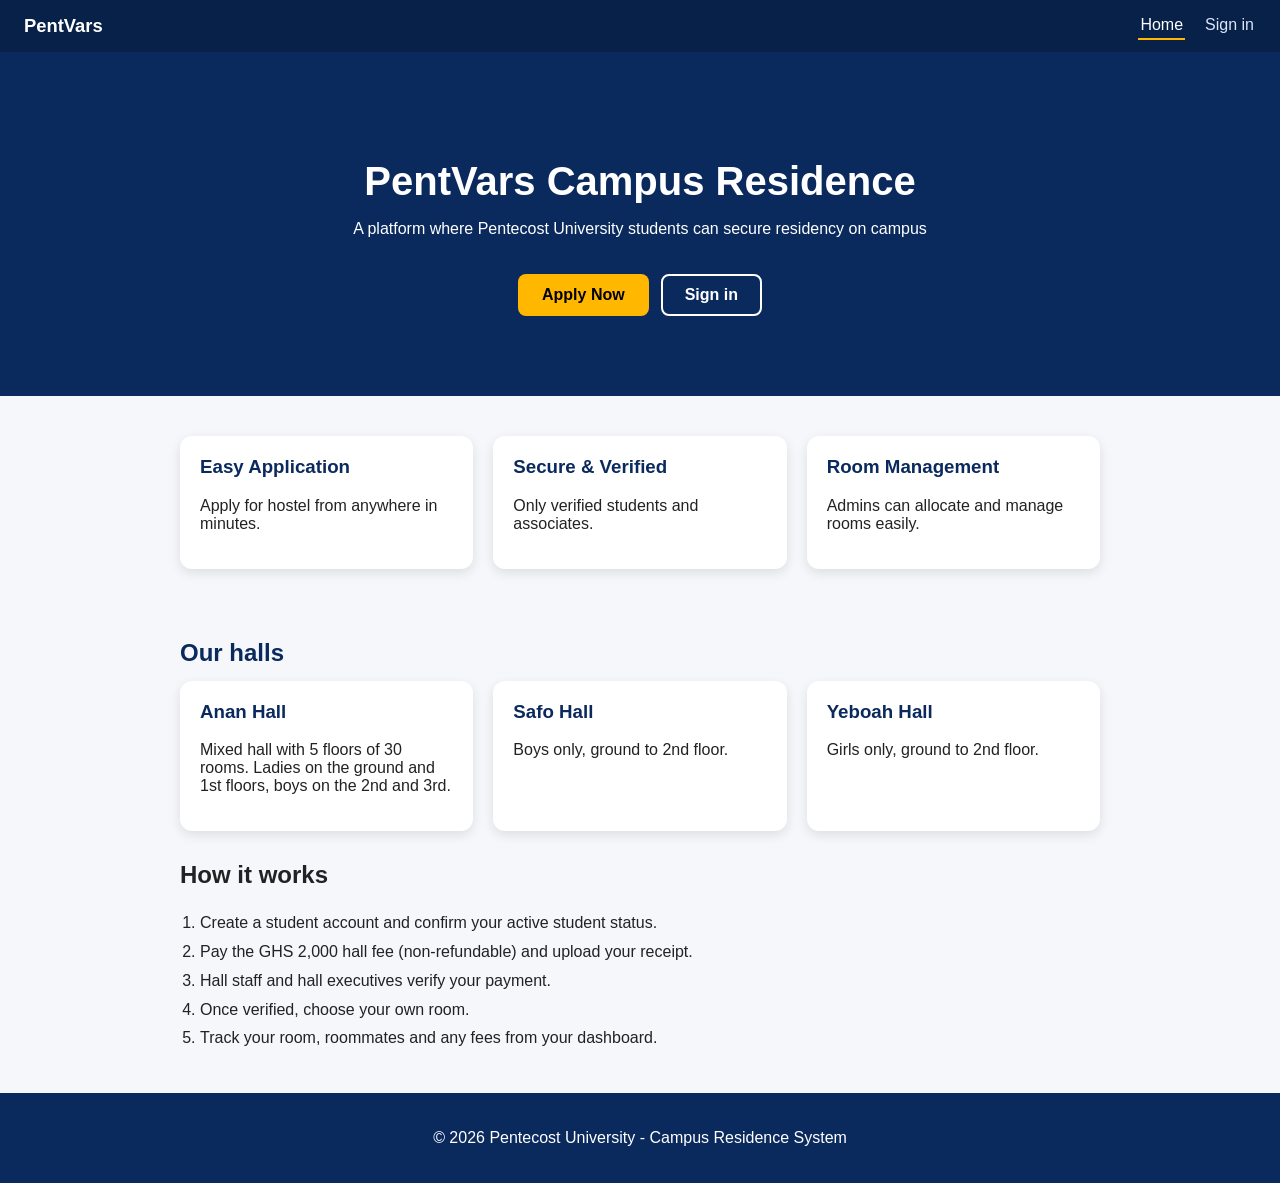
<file: index.html>
<!DOCTYPE html>
<html lang="en">
<head>
  <meta charset="UTF-8" />
  <meta name="viewport" content="width=device-width, initial-scale=1.0" />
  <title>PentVars Campus Residence</title>
  <link rel="icon" href="data:image/svg+xml,%3Csvg xmlns=%27http://www.w3.org/2000/svg%27 viewBox=%270 0 32 32%27%3E%3Crect width=%2732%27 height=%2732%27 rx=%276%27 fill=%27%230a2a5e%27/%3E%3Ctext x=%2716%27 y=%2723%27 font-size=%2720%27 text-anchor=%27middle%27 fill=%27%23ffb700%27 font-family=%27sans-serif%27 font-weight=%27bold%27%3EP%3C/text%3E%3C/svg%3E" />
  <link rel="stylesheet" href="style.css" />
</head>
<body>
  <nav class="topnav" id="nav" aria-label="Main"></nav>

  <header>
    <h1>PentVars Campus Residence</h1>
    <p>A platform where Pentecost University students can secure residency on campus</p>
    <div class="hero-actions">
      <a href="apply.html" class="btn">Apply Now</a>
      <a href="login.html" class="btn outline">Sign in</a>
    </div>
  </header>

  <section class="features">
    <div class="card">
      <h3>Easy Application</h3>
      <p>Apply for hostel from anywhere in minutes.</p>
    </div>
    <div class="card">
      <h3>Secure &amp; Verified</h3>
      <p>Only verified students and associates.</p>
    </div>
    <div class="card">
      <h3>Room Management</h3>
      <p>Admins can allocate and manage rooms easily.</p>
    </div>
  </section>

  <h2 class="section-title">Our halls</h2>
  <section class="halls">
    <div class="card">
      <h3>Anan Hall</h3>
      <p>Mixed hall with 5 floors of 30 rooms. Ladies on the ground and 1st floors, boys on the 2nd and 3rd.</p>
    </div>
    <div class="card">
      <h3>Safo Hall</h3>
      <p>Boys only, ground to 2nd floor.</p>
    </div>
    <div class="card">
      <h3>Yeboah Hall</h3>
      <p>Girls only, ground to 2nd floor.</p>
    </div>
  </section>

  <section class="how">
    <h2>How it works</h2>
    <ol>
      <li>Create a student account and confirm your active student status.</li>
      <li>Pay the GHS 2,000 hall fee (non-refundable) and upload your receipt.</li>
      <li>Hall staff and hall executives verify your payment.</li>
      <li>Once verified, choose your own room.</li>
      <li>Track your room, roommates and any fees from your dashboard.</li>
    </ol>
  </section>

  <footer>
    <p>© 2026 Pentecost University - Campus Residence System</p>
    <!--<p class="muted" style="display:none;color:#9fb2d8">Demo build: data is stored in your browser only.
      <a href="#" id="resetDemo">Reset demo data</a></p>-->
  </footer>
  <script src="app.js"></script>
</body>
</html>
</file>
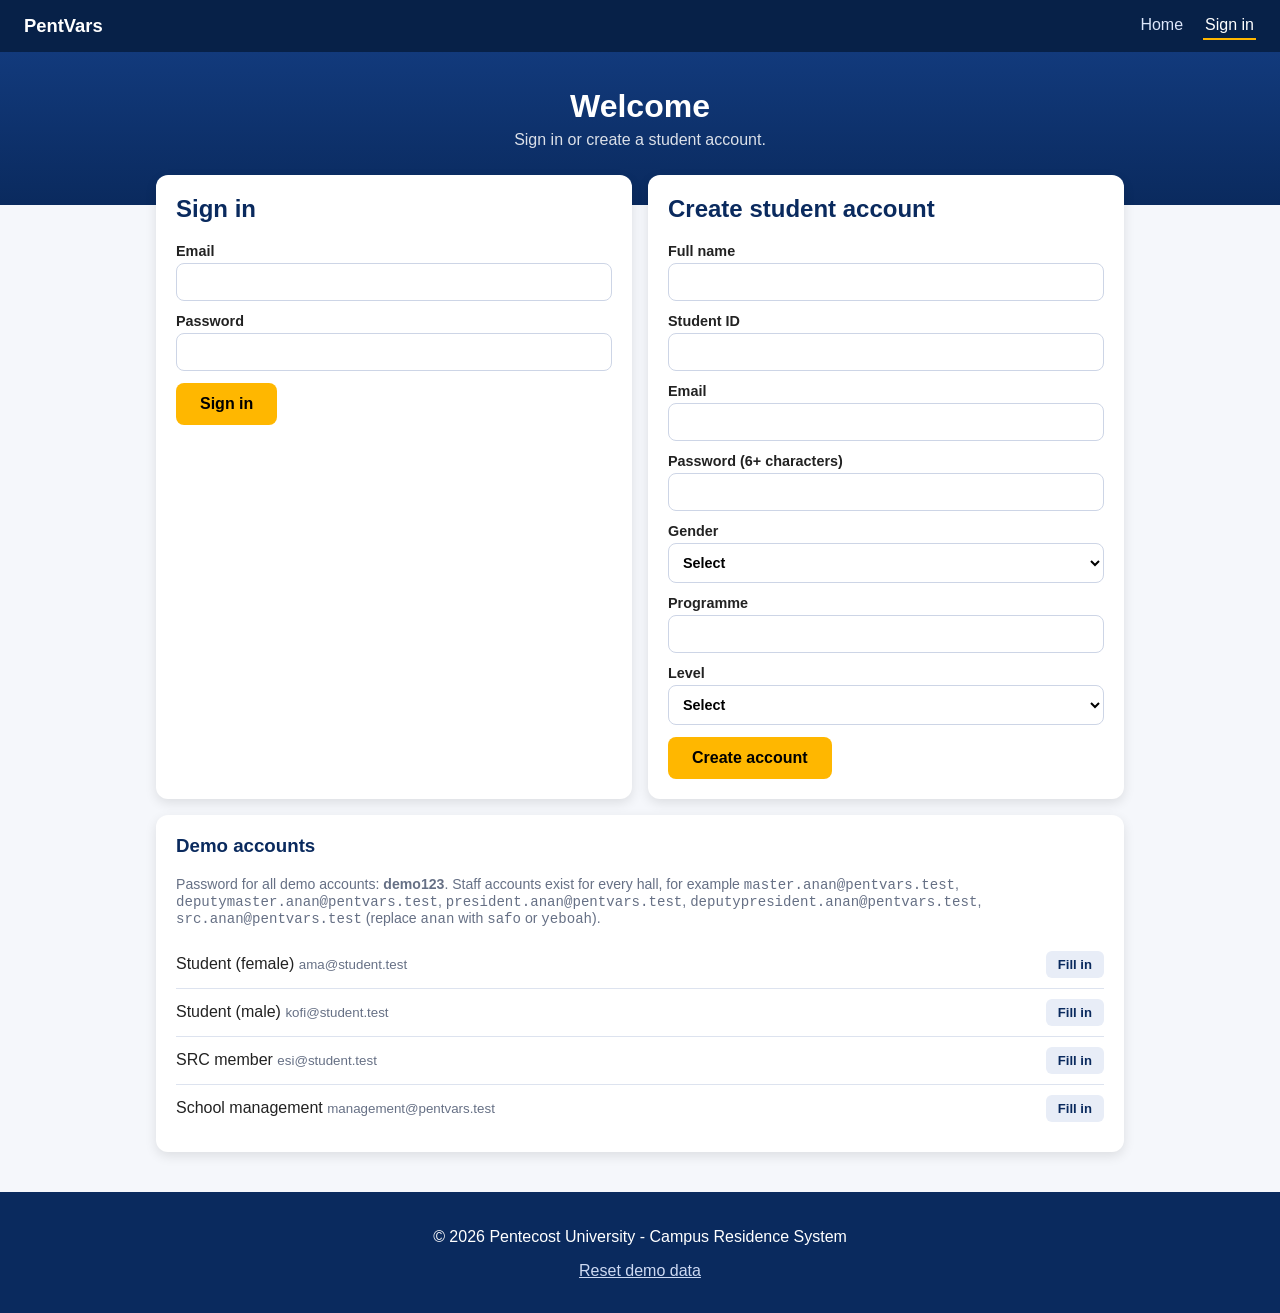
<file: apply.html>
<!DOCTYPE html>
<html lang="en">
<head>
  <meta charset="UTF-8" />
  <meta name="viewport" content="width=device-width, initial-scale=1.0" />
  <title>Apply | PentVars Campus Residence</title>
  <link rel="icon" href="data:image/svg+xml,%3Csvg xmlns=%27http://www.w3.org/2000/svg%27 viewBox=%270 0 32 32%27%3E%3Crect width=%2732%27 height=%2732%27 rx=%276%27 fill=%27%230a2a5e%27/%3E%3Ctext x=%2716%27 y=%2723%27 font-size=%2720%27 text-anchor=%27middle%27 fill=%27%23ffb700%27 font-family=%27sans-serif%27 font-weight=%27bold%27%3EP%3C/text%3E%3C/svg%3E" />
  <link rel="stylesheet" href="style.css" />
</head>
<body>
  <nav class="topnav" id="nav" aria-label="Main"></nav>
  <section class="page-hero"><h1>Residence Application</h1><p>Complete the steps to unlock room selection.</p></section>
  <main class="container narrow" id="root"></main>
  <footer><p>© 2026 Pentecost University - Campus Residence System</p></footer>
  <script src="app.js"></script>
  <script src="apply.js"></script>
</body>
</html>
</file>
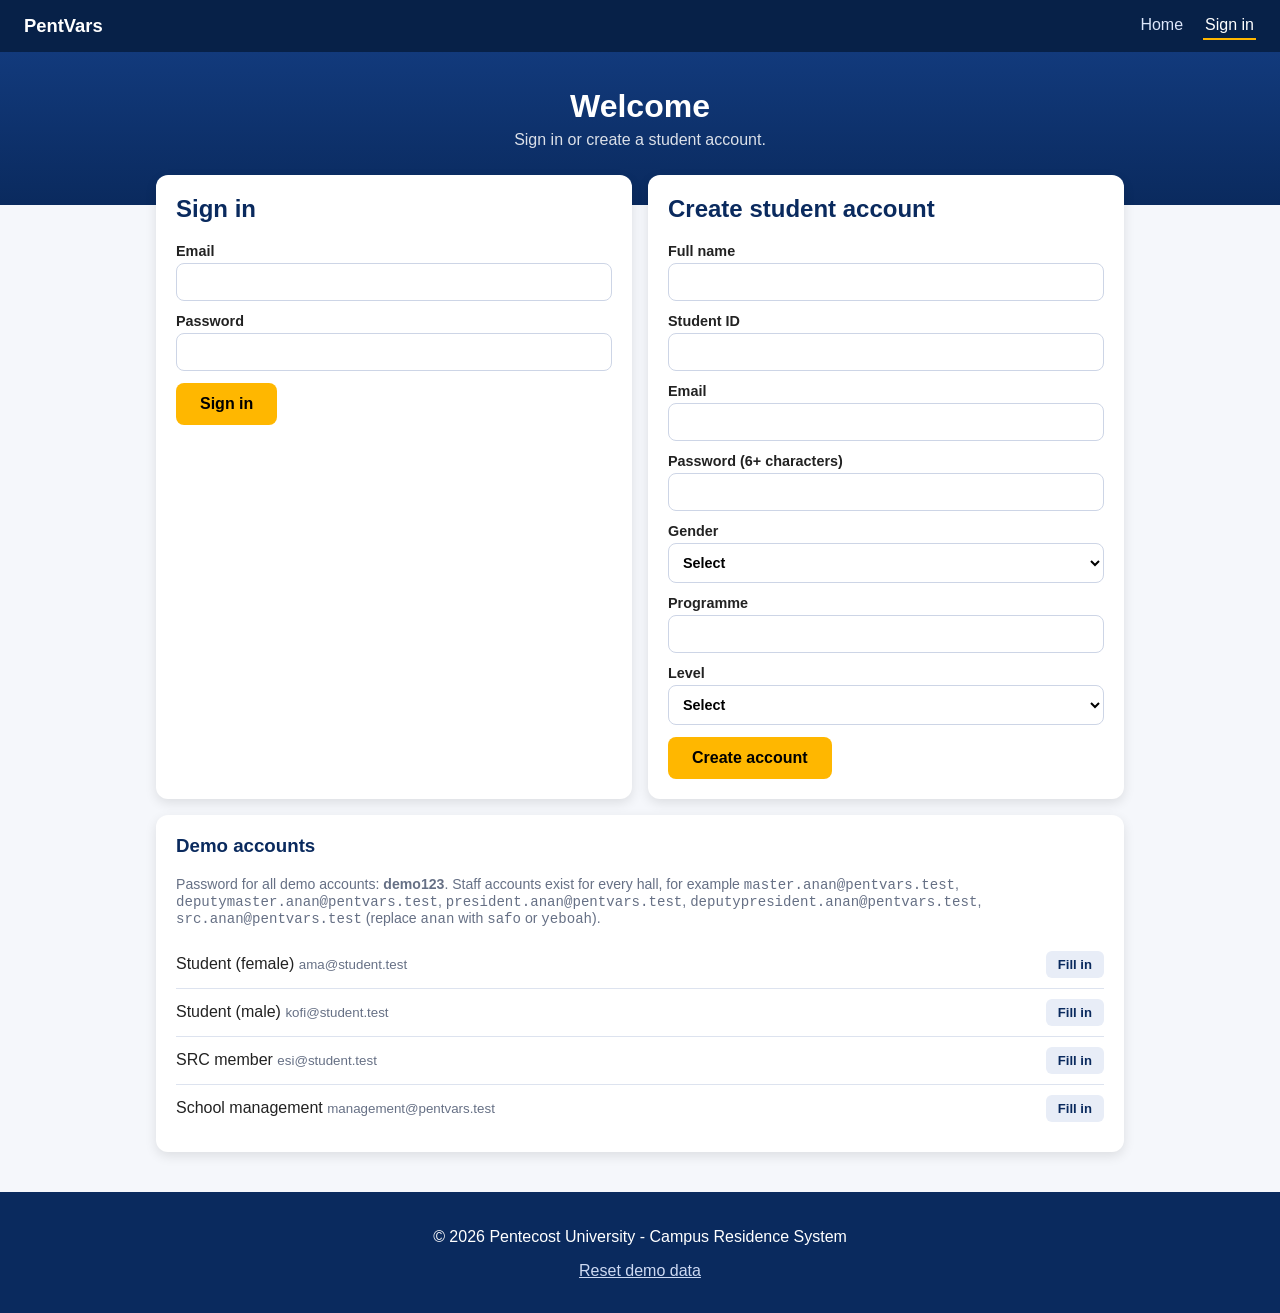
<file: dashboard.html>
<!DOCTYPE html>
<html lang="en">
<head>
  <meta charset="UTF-8" />
  <meta name="viewport" content="width=device-width, initial-scale=1.0" />
  <title>Dashboard | PentVars Campus Residence</title>
  <link rel="icon" href="data:image/svg+xml,%3Csvg xmlns=%27http://www.w3.org/2000/svg%27 viewBox=%270 0 32 32%27%3E%3Crect width=%2732%27 height=%2732%27 rx=%276%27 fill=%27%230a2a5e%27/%3E%3Ctext x=%2716%27 y=%2723%27 font-size=%2720%27 text-anchor=%27middle%27 fill=%27%23ffb700%27 font-family=%27sans-serif%27 font-weight=%27bold%27%3EP%3C/text%3E%3C/svg%3E" />
  <link rel="stylesheet" href="style.css" />
</head>
<body>
  <nav class="topnav" id="nav" aria-label="Main"></nav>
  <section class="page-hero"><h1 id="title">My Dashboard</h1><p>Your room, roommates and fees.</p></section>
  <main class="container" id="root"></main>
  <footer><p>© 2026 Pentecost University - Campus Residence System</p></footer>
  <script src="app.js"></script>
  <script src="dashboard.js"></script>
</body>
</html>
</file>
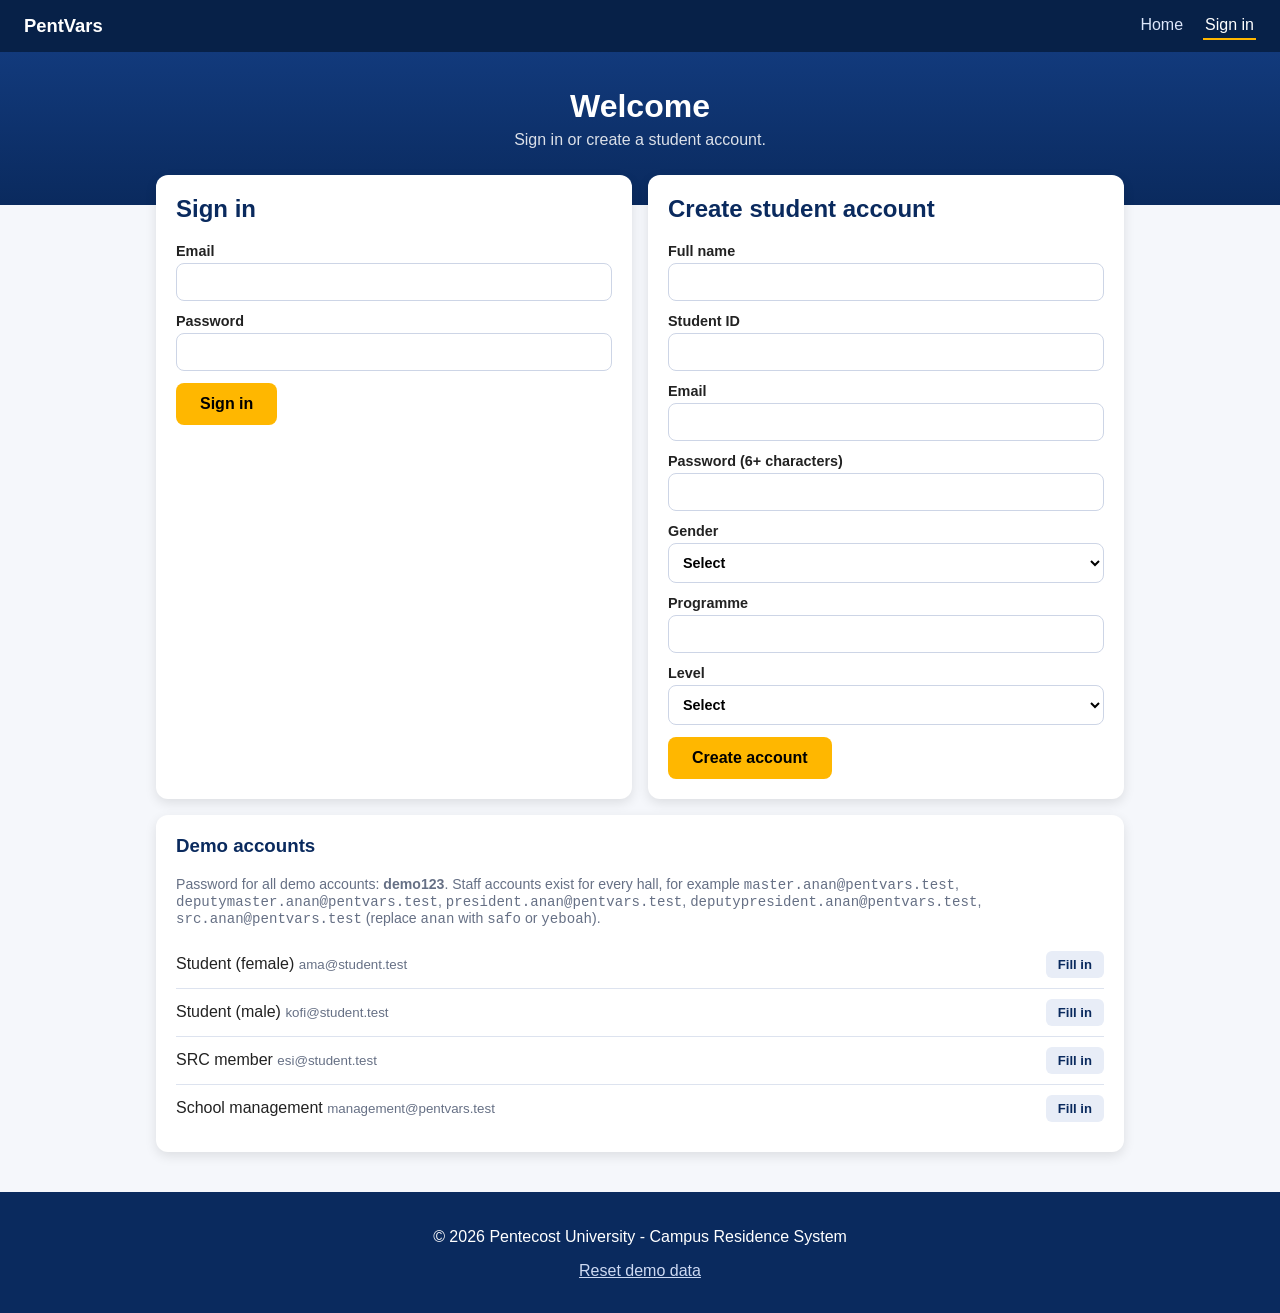
<file: login.html>
<!DOCTYPE html>
<html lang="en">
<head>
  <meta charset="UTF-8" />
  <meta name="viewport" content="width=device-width, initial-scale=1.0" />
  <title>Sign in | PentVars Campus Residence</title>
  <link rel="icon" href="data:image/svg+xml,%3Csvg xmlns=%27http://www.w3.org/2000/svg%27 viewBox=%270 0 32 32%27%3E%3Crect width=%2732%27 height=%2732%27 rx=%276%27 fill=%27%230a2a5e%27/%3E%3Ctext x=%2716%27 y=%2723%27 font-size=%2720%27 text-anchor=%27middle%27 fill=%27%23ffb700%27 font-family=%27sans-serif%27 font-weight=%27bold%27%3EP%3C/text%3E%3C/svg%3E" />
  <link rel="stylesheet" href="style.css" />
</head>
<body>
  <nav class="topnav" id="nav" aria-label="Main"></nav>
  <section class="page-hero"><h1>Welcome</h1><p>Sign in or create a student account.</p></section>

  <main class="container">
    <div class="grid2">
      <section class="card">
        <h2>Sign in</h2>
        <form id="loginForm" novalidate>
          <label>Email <input type="email" id="loginEmail" autocomplete="username" required></label>
          <label>Password <input type="password" id="loginPassword" autocomplete="current-password" required></label>
          <p class="error" id="loginError" hidden></p>
          <button class="btn" type="submit">Sign in</button>
        </form>
      </section>

      <section class="card">
        <h2>Create student account</h2>
        <form id="regForm" novalidate>
          <label>Full name <input type="text" id="regName" autocomplete="name"></label>
          <label>Student ID <input type="text" id="regId"></label>
          <label>Email <input type="email" id="regEmail" autocomplete="email"></label>
          <label>Password (6+ characters) <input type="password" id="regPassword" autocomplete="new-password"></label>
          <label>Gender
            <select id="regGender"><option value="">Select</option><option value="M">Male</option><option value="F">Female</option></select>
          </label>
          <label>Programme <input type="text" id="regProgramme"></label>
          <label>Level
            <select id="regLevel"><option value="">Select</option><option>100</option><option>200</option><option>300</option><option>400</option></select>
          </label>
          <p class="error" id="regError" hidden></p>
          <button class="btn" type="submit">Create account</button>
        </form>
      </section>
    </div>

    <section class="card" style="margin-top:16px">
      <h3>Demo accounts</h3>
      <p class="muted">Password for all demo accounts: <b id="demoPw"></b>. Staff accounts exist for every hall, for example
        <code>master.anan@pentvars.test</code>, <code>deputymaster.anan@pentvars.test</code>, <code>president.anan@pentvars.test</code>,
        <code>deputypresident.anan@pentvars.test</code>, <code>src.anan@pentvars.test</code> (replace <code>anan</code> with
        <code>safo</code> or <code>yeboah</code>).</p>
      <div id="demoList"></div>
    </section>
  </main>

  <footer>
    <p>© 2026 Pentecost University - Campus Residence System</p>
    <p><a href="#" id="resetDemo">Reset demo data</a></p>
  </footer>
  <script src="app.js"></script>
  <script src="login.js"></script>
</body>
</html>
</file>
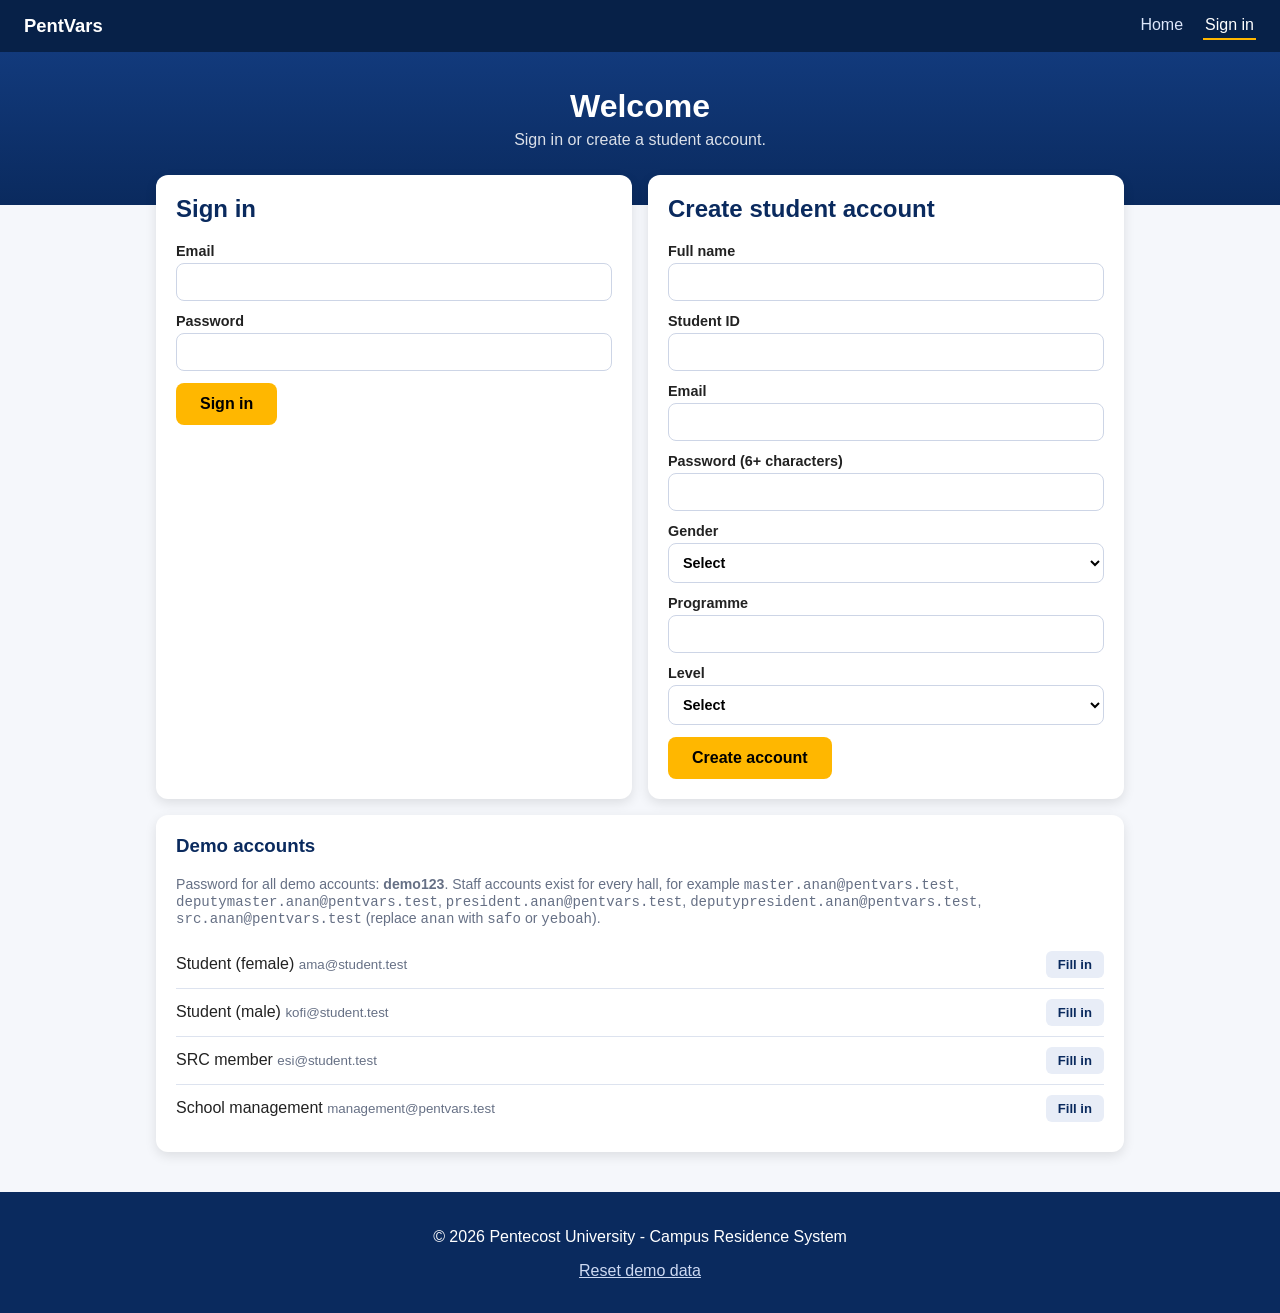
<file: management.html>
<!DOCTYPE html>
<html lang="en">
<head>
  <meta charset="UTF-8" />
  <meta name="viewport" content="width=device-width, initial-scale=1.0" />
  <title>Management | PentVars Campus Residence</title>
  <link rel="icon" href="data:image/svg+xml,%3Csvg xmlns=%27http://www.w3.org/2000/svg%27 viewBox=%270 0 32 32%27%3E%3Crect width=%2732%27 height=%2732%27 rx=%276%27 fill=%27%230a2a5e%27/%3E%3Ctext x=%2716%27 y=%2723%27 font-size=%2720%27 text-anchor=%27middle%27 fill=%27%23ffb700%27 font-family=%27sans-serif%27 font-weight=%27bold%27%3EP%3C/text%3E%3C/svg%3E" />
  <link rel="stylesheet" href="style.css" />
</head>
<body>
  <nav class="topnav" id="nav" aria-label="Main"></nav>
  <section class="page-hero"><h1>Management dashboard</h1><p>Everything across all three halls, with items that need your action first.</p></section>
  <main class="container" id="root"></main>
  <footer><p>© 2026 Pentecost University - Campus Residence System</p></footer>
  <script src="app.js"></script>
  <script src="management.js"></script>
</body>
</html>
</file>
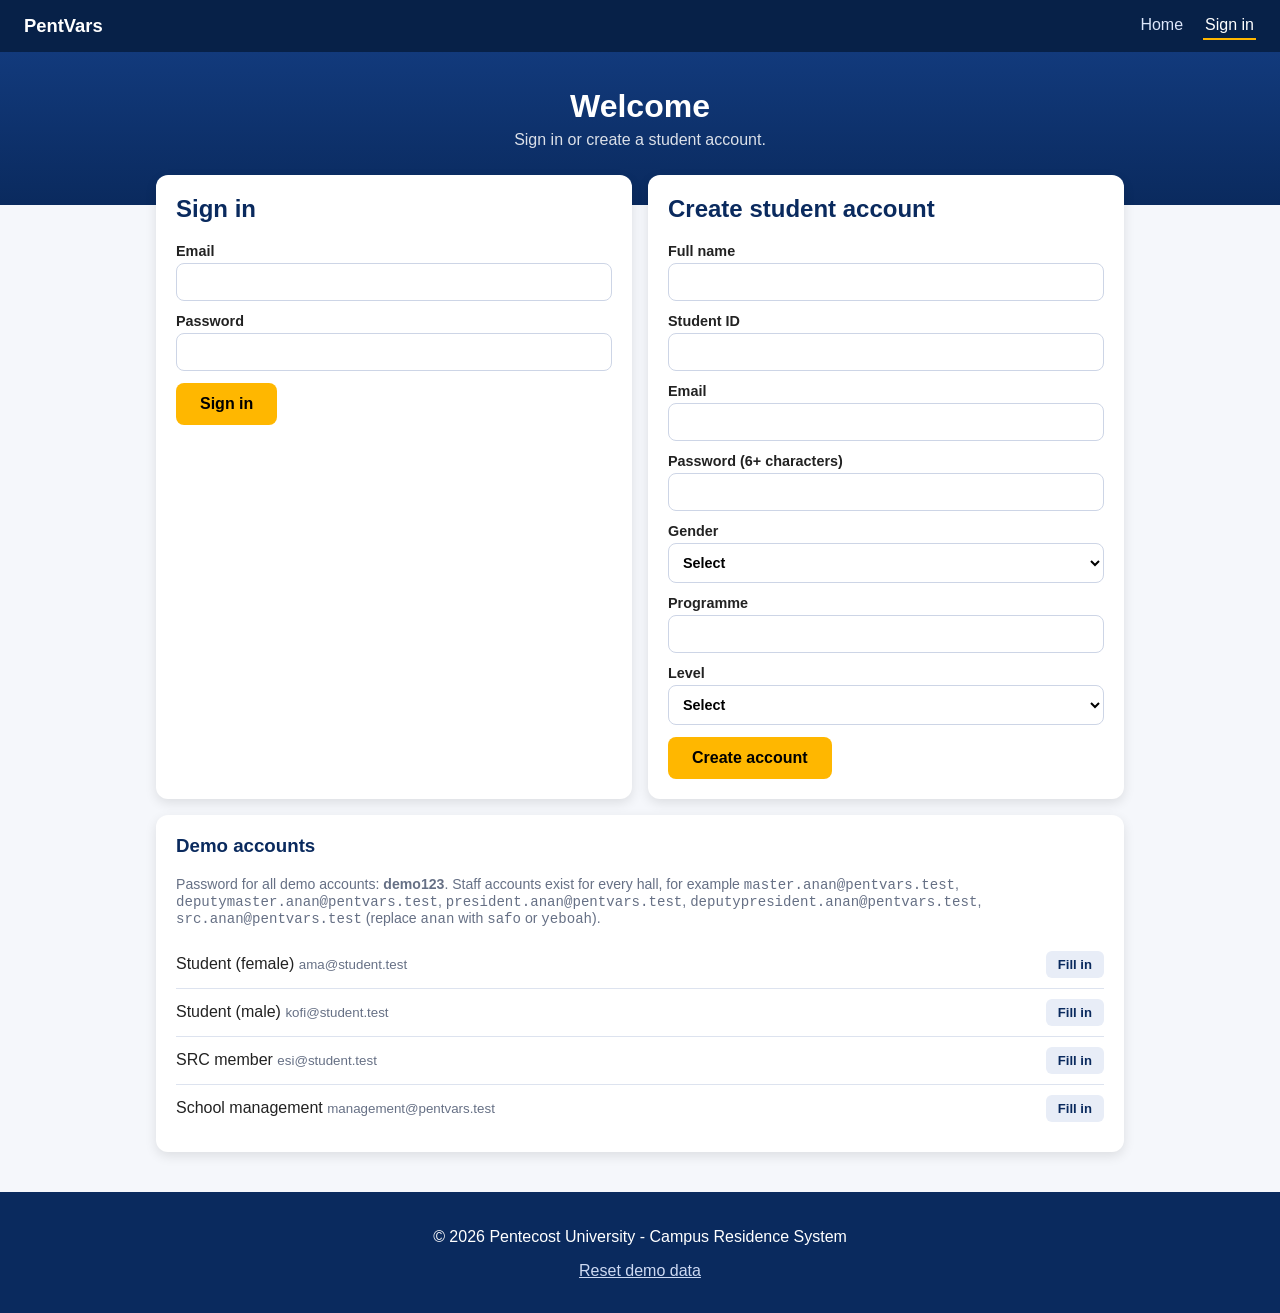
<file: rooms.html>
<!DOCTYPE html>
<html lang="en">
<head>
  <meta charset="UTF-8" />
  <meta name="viewport" content="width=device-width, initial-scale=1.0" />
  <title>Rooms | PentVars Campus Residence</title>
  <link rel="icon" href="data:image/svg+xml,%3Csvg xmlns=%27http://www.w3.org/2000/svg%27 viewBox=%270 0 32 32%27%3E%3Crect width=%2732%27 height=%2732%27 rx=%276%27 fill=%27%230a2a5e%27/%3E%3Ctext x=%2716%27 y=%2723%27 font-size=%2720%27 text-anchor=%27middle%27 fill=%27%23ffb700%27 font-family=%27sans-serif%27 font-weight=%27bold%27%3EP%3C/text%3E%3C/svg%3E" />
  <link rel="stylesheet" href="style.css" />
</head>
<body>
  <nav class="topnav" id="nav" aria-label="Main"></nav>
  <section class="page-hero"><h1>Rooms</h1><p id="sub">Pick your room.</p></section>
  <main class="container" id="root"></main>
  <footer><p>© 2026 Pentecost University - Campus Residence System</p></footer>
  <script src="app.js"></script>
  <script src="rooms.js"></script>
</body>
</html>
</file>
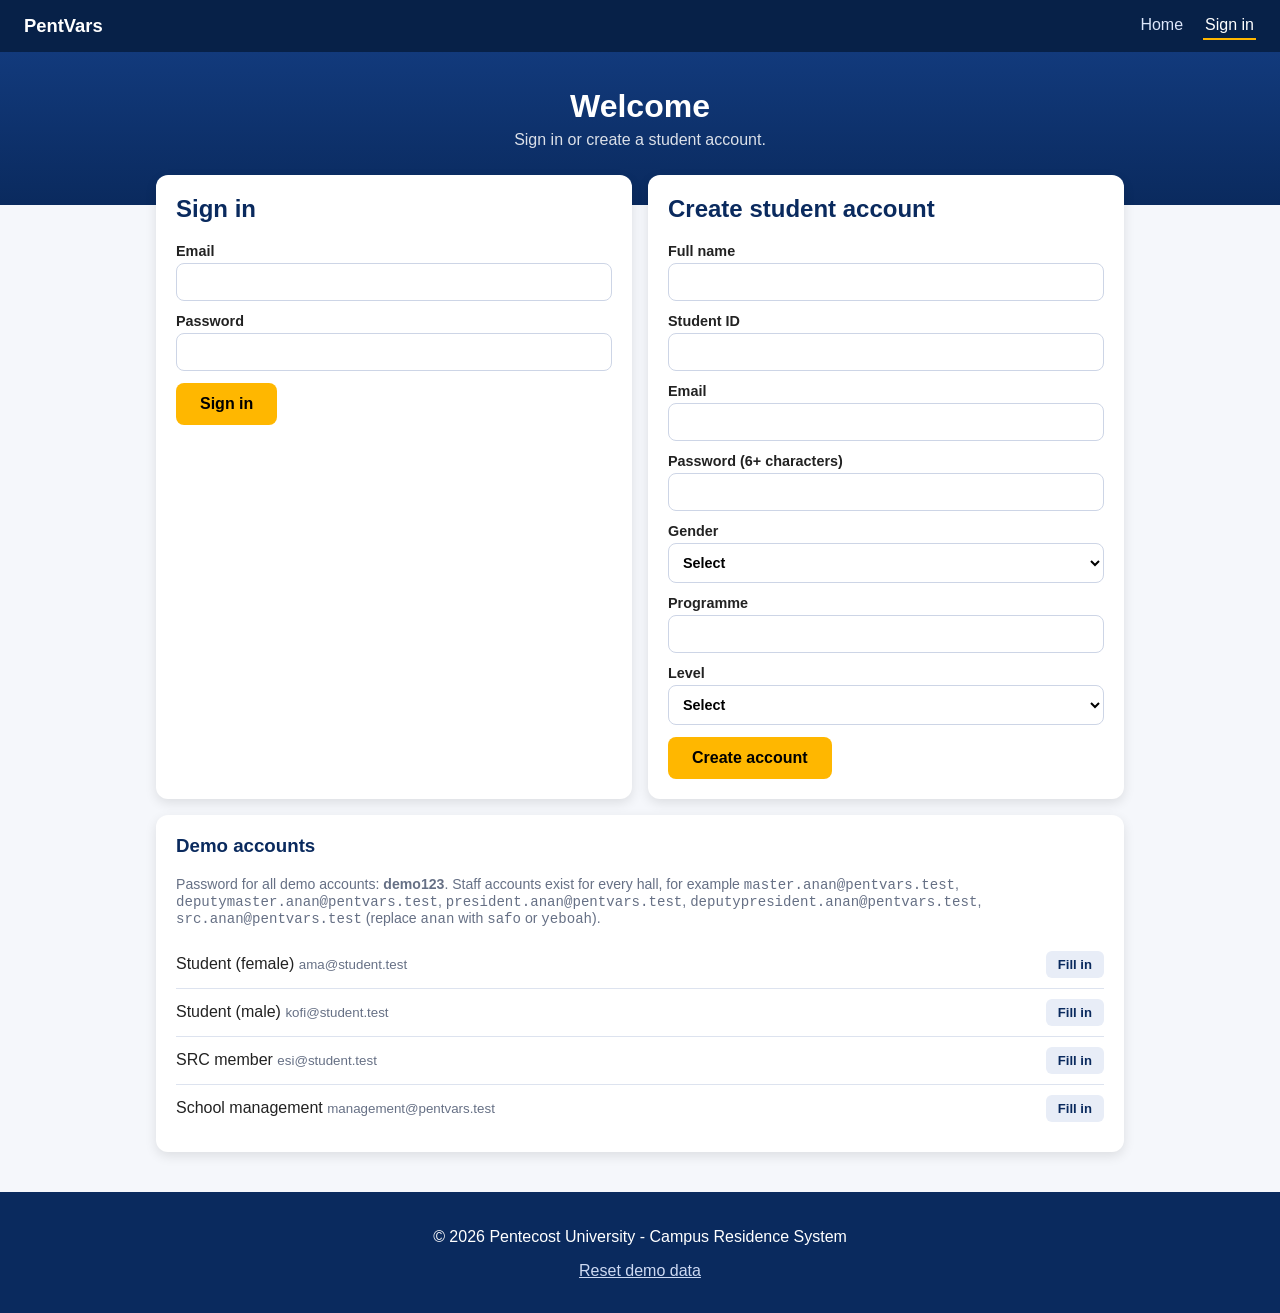
<file: staff.html>
<!DOCTYPE html>
<html lang="en">
<head>
  <meta charset="UTF-8" />
  <meta name="viewport" content="width=device-width, initial-scale=1.0" />
  <title>Staff Desk | PentVars Campus Residence</title>
  <link rel="icon" href="data:image/svg+xml,%3Csvg xmlns=%27http://www.w3.org/2000/svg%27 viewBox=%270 0 32 32%27%3E%3Crect width=%2732%27 height=%2732%27 rx=%276%27 fill=%27%230a2a5e%27/%3E%3Ctext x=%2716%27 y=%2723%27 font-size=%2720%27 text-anchor=%27middle%27 fill=%27%23ffb700%27 font-family=%27sans-serif%27 font-weight=%27bold%27%3EP%3C/text%3E%3C/svg%3E" />
  <link rel="stylesheet" href="style.css" />
</head>
<body>
  <nav class="topnav" id="nav" aria-label="Main"></nav>
  <section class="page-hero"><h1 id="title">Staff Desk</h1><p id="sub"></p></section>
  <main class="container" id="root"></main>
  <footer><p>© 2026 Pentecost University - Campus Residence System</p></footer>
  <script src="app.js"></script>
  <script src="staff.js"></script>
</body>
</html>
</file>
<file: style.css>
/* ===== Original styles (kept as you wrote them) ===== */
body { margin:0; font-family: Segoe UI, sans-serif; background:#f5f7fb; color:#222; }
header { background:#0a2a5e; color:white; text-align:center; padding:80px 20px; }
header h1 { font-size:2.5rem; margin-bottom:10px; }
.btn { display:inline-block; margin-top:20px; background:#ffb700; color:#000; padding:12px 24px; text-decoration:none; border-radius:8px; font-weight:bold; }
.features { display:grid; grid-template-columns:repeat(auto-fit,minmax(250px,1fr)); gap:20px; padding:40px; max-width:1000px; margin:auto; }
.card { background:white; padding:20px; border-radius:12px; box-shadow:0 4px 12px rgba(0,0,0,0.1); }
footer { text-align:center; padding:20px; background:#0a2a5e; color:white; margin-top:40px; }

/* ===== Site-wide additions ===== */
:root {
  --navy: #0a2a5e;
  --navy-2: #123a7c;
  --gold: #ffb700;
  --gold-2: #e0a000;
  --muted: #667085;
  --ok: #1d8a4e;
  --bad: #c0392b;
  --line: #dde3ef;
}
* { box-sizing: border-box; }
a { color: var(--navy-2); }
footer a { color: #cdd9f2; }

/* Top navigation */
.topnav { background: #072148; color: #fff; display: flex; justify-content: space-between; align-items: center;
  padding: 12px 24px; flex-wrap: wrap; gap: 8px; }
.topnav .brand { color: #fff; font-weight: 700; font-size: 1.15rem; text-decoration: none; }
.nav-links { display: flex; gap: 6px 18px; align-items: center; flex-wrap: wrap; }
.nav-links a { color: #dce6fb; text-decoration: none; padding: 4px 2px; border-bottom: 2px solid transparent; }
.nav-links a:hover, .nav-links a.current { color: #fff; border-bottom-color: var(--gold); }
.nav-links .who { color: var(--gold); font-size: .85rem; }

/* Buttons (extend .btn) */
button.btn { border: 0; cursor: pointer; font: inherit; font-weight: bold; margin-top: 0; }
.btn:hover { background: var(--gold-2); }
.btn.ghost { background: #e8edf7; color: var(--navy); }
.btn.ghost:hover { background: #d8e0f1; }
.btn.danger { background: #fde8e6; color: var(--bad); }
.btn.small { padding: 6px 12px; font-size: .82rem; border-radius: 6px; }
.btn[disabled] { opacity: .5; cursor: not-allowed; }
.actions { display: flex; gap: 10px; flex-wrap: wrap; margin-top: 12px; }

/* Page layout */
.page-hero { background: linear-gradient(180deg, var(--navy-2), var(--navy)); color: #fff; text-align: center; padding: 36px 20px 56px; }
.page-hero h1 { margin: 0 0 6px; font-size: 2rem; }
.page-hero p { margin: 0; opacity: .85; }
.container { max-width: 1000px; margin: -30px auto 40px; padding: 0 16px; }
.container.narrow { max-width: 640px; }
.stack > * + * { margin-top: 16px; }
.card h2, .card h3 { margin-top: 0; color: var(--navy); }
.grid2 { display: grid; grid-template-columns: repeat(auto-fit, minmax(260px, 1fr)); gap: 16px; }
.muted { color: var(--muted); font-size: .88rem; }
.error { color: var(--bad); font-weight: 600; margin: 8px 0 0; }

/* Forms */
label { display: block; font-weight: 600; font-size: .9rem; margin-bottom: 12px; }
input[type=text], input[type=email], input[type=password], input[type=number], select, textarea, input[type=file] {
  display: block; width: 100%; margin-top: 4px; padding: 10px; border: 1px solid #cdd5e6; border-radius: 8px;
  font: inherit; background: #fff; }
input:focus, select:focus, textarea:focus, button:focus-visible, a:focus-visible { outline: 3px solid var(--gold); outline-offset: 1px; }
.check, .radio { display: flex; gap: 8px; align-items: flex-start; font-weight: 400; }
.check input, .radio input { margin-top: 4px; }
.form-grid { display: grid; grid-template-columns: repeat(2, 1fr); gap: 0 14px; }
small { color: var(--muted); font-weight: 400; }

/* Banners and pills */
.banner { background: #fff6dd; border-left: 5px solid var(--gold); padding: 12px 14px; border-radius: 8px; margin-bottom: 14px; }
.banner.ok { background: #e6f6ed; border-left-color: var(--ok); }
.banner.bad { background: #fdecea; border-left-color: var(--bad); }
.pill { display: inline-block; font-size: .75rem; font-weight: 700; padding: 3px 10px; border-radius: 999px; background: #eef0f6; color: var(--muted); }
.pill.ok { background: #e6f6ed; color: var(--ok); }
.pill.bad { background: #fdecea; color: var(--bad); }
.pill.gold { background: #fff1cc; color: #7a5600; }

/* Steps */
.steps { display: flex; gap: 8px; list-style: none; padding: 0; margin: 0 0 16px; }
.steps li { flex: 1; background: #fff; border-radius: 999px; padding: 8px 12px; font-size: .85rem; color: var(--muted);
  display: flex; align-items: center; gap: 8px; box-shadow: 0 1px 3px rgba(0,0,0,.08); }
.steps li span { width: 22px; height: 22px; border-radius: 50%; background: #dfe4ef; display: grid; place-items: center; font-size: .75rem; font-weight: 700; flex: none; }
.steps li.active { color: var(--navy); font-weight: 600; }
.steps li.active span { background: var(--gold); color: #3a2a00; }
.steps li.done span { background: var(--ok); color: #fff; }

/* Tables and tabs */
.table-wrap { overflow-x: auto; }
table { width: 100%; border-collapse: collapse; font-size: .9rem; }
th, td { text-align: left; padding: 9px 10px; border-bottom: 1px solid var(--line); vertical-align: middle; }
th { color: var(--muted); font-weight: 600; font-size: .8rem; text-transform: uppercase; letter-spacing: .03em; }
.tabs { display: flex; gap: 6px; flex-wrap: wrap; margin-bottom: 14px; }
.tabs button { border: 0; background: #e8edf7; color: var(--navy); padding: 9px 16px; border-radius: 999px; font: inherit; font-weight: 600; cursor: pointer; }
.tabs button.active { background: var(--navy); color: #fff; }
.list-row { display: flex; justify-content: space-between; gap: 12px; align-items: center; padding: 10px 0; border-bottom: 1px solid var(--line); flex-wrap: wrap; }
.list-row:last-child { border-bottom: 0; }
.stat { text-align: center; }
.stat b { display: block; font-size: 1.9rem; color: var(--navy); }

/* Room grid */
.floor-tabs { display: flex; gap: 6px; flex-wrap: wrap; margin-bottom: 14px; }
.floor-tabs button { border: 1px solid var(--line); background: #fff; padding: 7px 14px; border-radius: 8px; font: inherit; cursor: pointer; }
.floor-tabs button.active { background: var(--navy); color: #fff; border-color: var(--navy); }
.floor-tabs button[disabled] { opacity: .45; cursor: not-allowed; }
.wings { display: grid; grid-template-columns: 1fr 1fr; gap: 20px; }
.wing h4 { margin: 0 0 8px; color: var(--muted); font-size: .85rem; text-transform: uppercase; }
.room-grid { display: grid; grid-template-columns: repeat(5, 1fr); gap: 6px; }
.room { border: 2px solid var(--line); background: #fff; border-radius: 8px; padding: 8px 2px; font: inherit; font-size: .8rem; cursor: pointer; text-align: center; line-height: 1.25; }
.room small { display: block; font-size: .68rem; }
.room.free { border-color: #9fd6b5; background: #f1fbf5; }
.room.part { border-color: #f1d18a; background: #fff9e8; }
.room.full { background: #f0f1f4; color: #98a0b3; cursor: not-allowed; }
.room.exec { box-shadow: inset 0 0 0 2px #c9d7f5; }
.room.blocked { opacity: .45; cursor: not-allowed; }
.room.picked { border-color: var(--navy); background: #dfe9ff; }
.legend { display: flex; gap: 14px; flex-wrap: wrap; font-size: .8rem; color: var(--muted); margin: 10px 0; }
.legend i { display: inline-block; width: 12px; height: 12px; border-radius: 3px; margin-right: 5px; vertical-align: -1px; border: 2px solid; }

/* Toast */
.toast { position: fixed; bottom: 20px; left: 50%; transform: translateX(-50%); background: var(--navy); color: #fff; padding: 11px 20px; border-radius: 10px; box-shadow: 0 6px 20px rgba(0,0,0,.25); z-index: 50; max-width: 90vw; }
.toast.bad { background: var(--bad); }

/* Home page extras */
.hero-actions { display: flex; gap: 12px; justify-content: center; flex-wrap: wrap; }
.hero-actions .btn { margin-top: 20px; }
.btn.outline { background: transparent; color: #fff; border: 2px solid #fff; padding: 10px 22px; }
.halls { max-width: 1000px; margin: 0 auto; padding: 0 40px; display: grid; grid-template-columns: repeat(auto-fit, minmax(250px, 1fr)); gap: 20px; }
.how { max-width: 1000px; margin: 30px auto 0; padding: 0 40px; }
.how ol { padding-left: 20px; line-height: 1.8; }
.section-title { max-width: 1000px; margin: 30px auto 14px; padding: 0 40px; color: var(--navy); }

@media (max-width: 600px) {
  .form-grid { grid-template-columns: 1fr; }
  .wings { grid-template-columns: 1fr; }
  .steps li { font-size: .7rem; padding: 6px 8px; }
  .features, .halls, .how, .section-title { padding-left: 16px; padding-right: 16px; }
  header { padding: 50px 16px; }
}

/* Tabbed pages sit below the hero, and their content gets a card surface */
.container > .tabs { margin-top: 44px; }
.tab-body { background: #fff; border-radius: 12px; padding: 20px; box-shadow: 0 4px 12px rgba(0,0,0,.08); }
.tab-body h3:first-child { margin-top: 0; }
.tab-body .card { box-shadow: none; }
</file>
